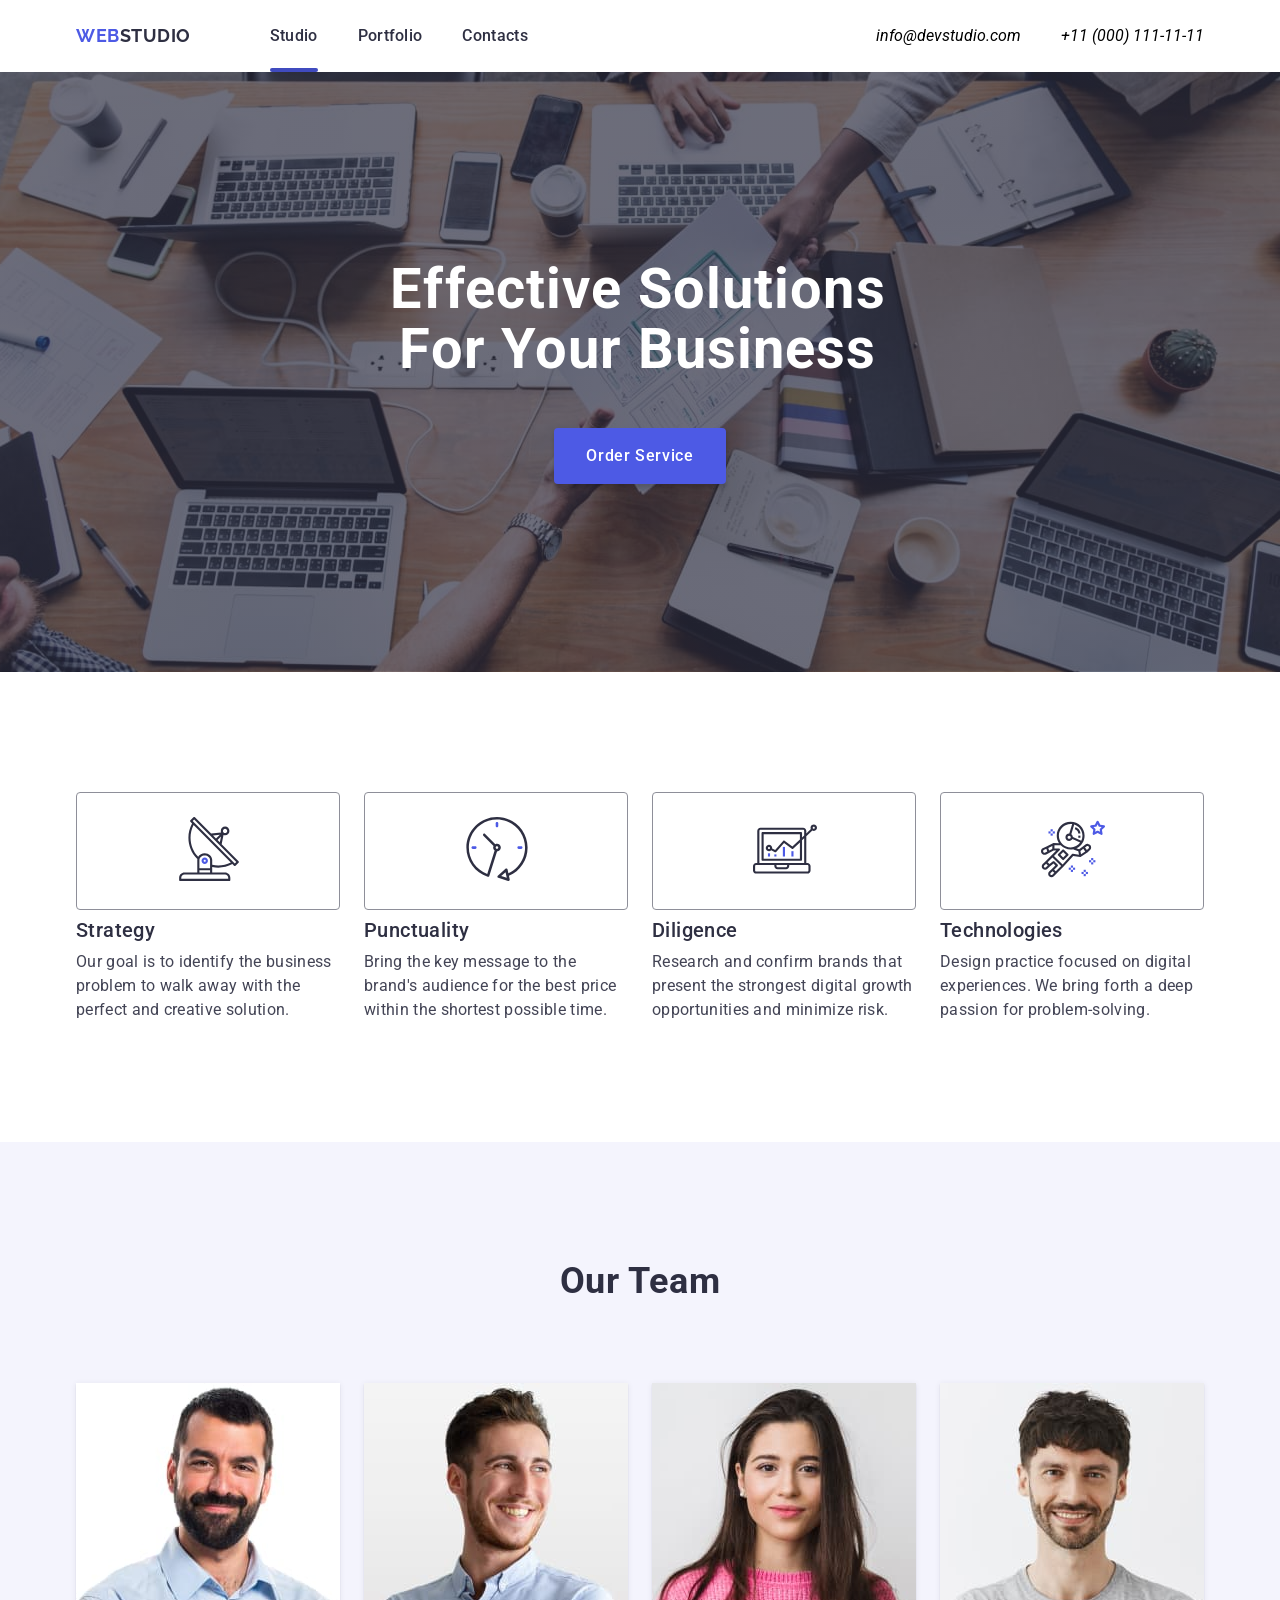
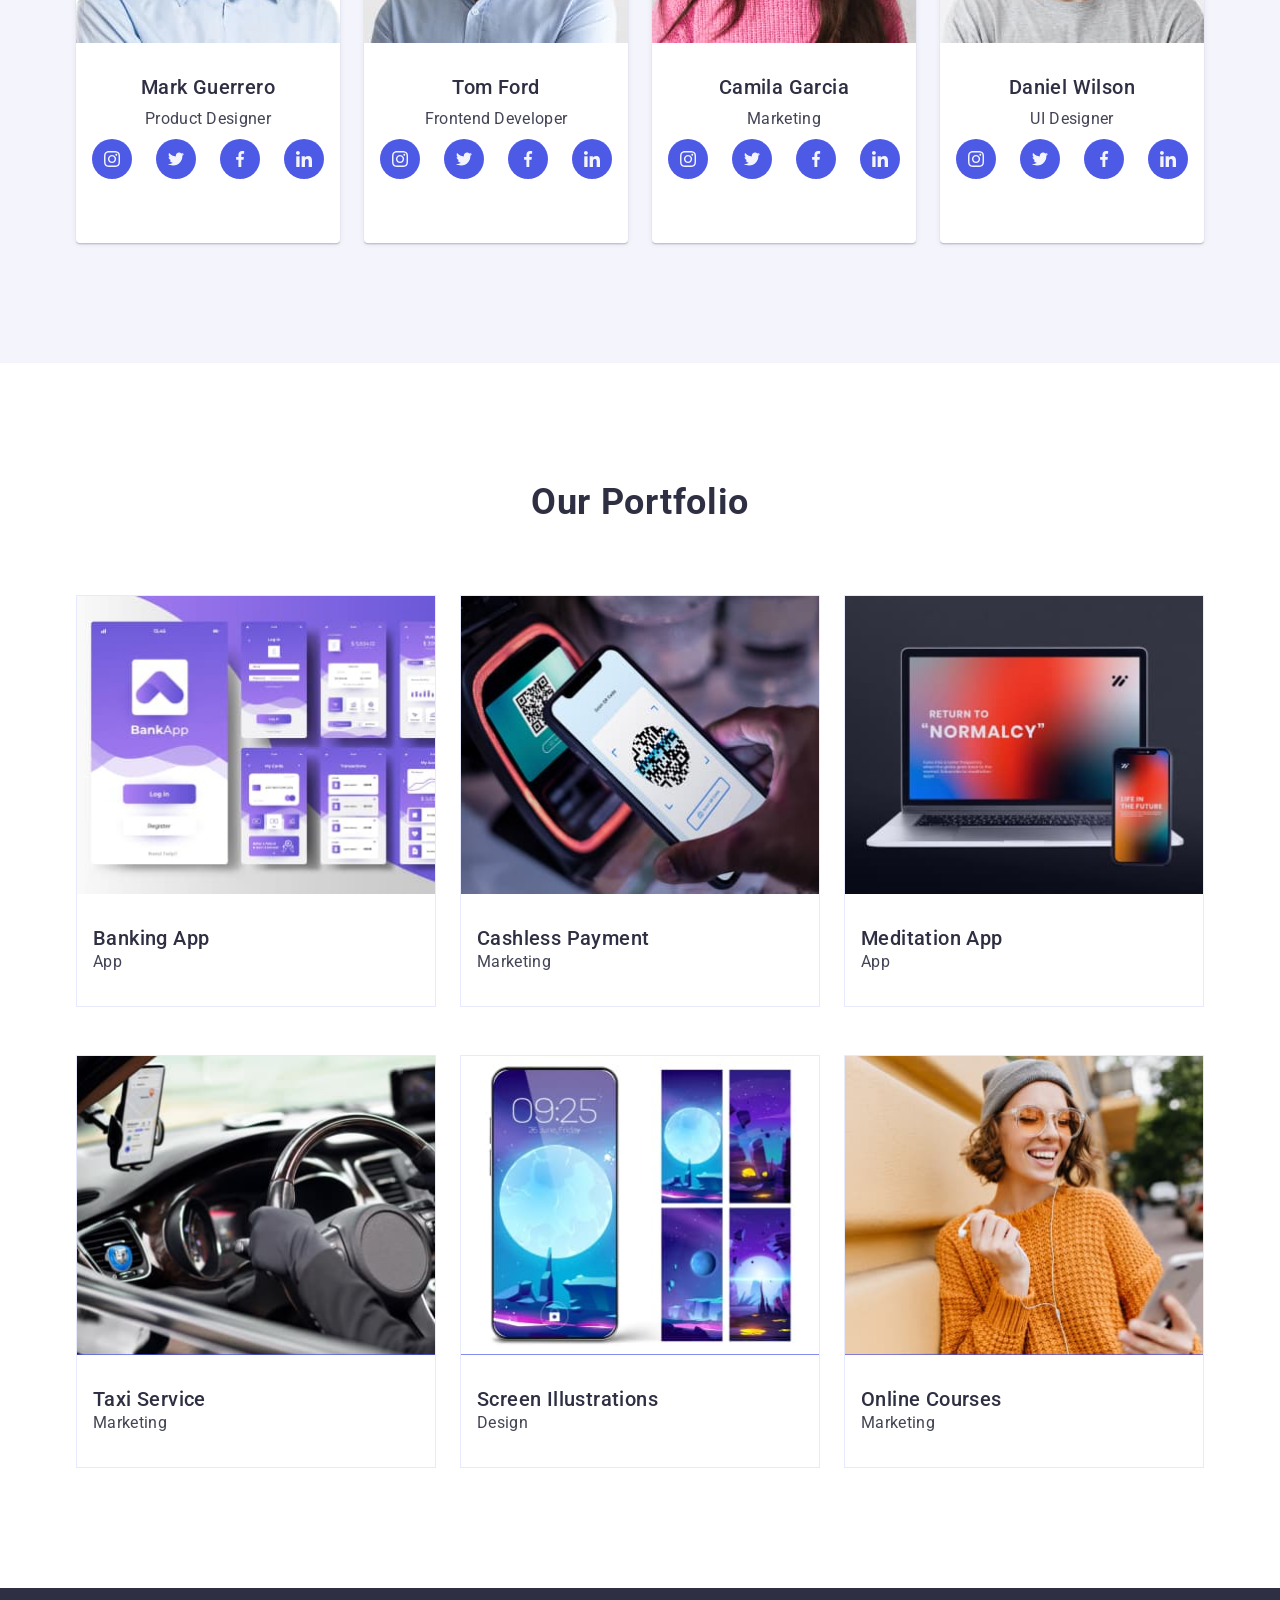
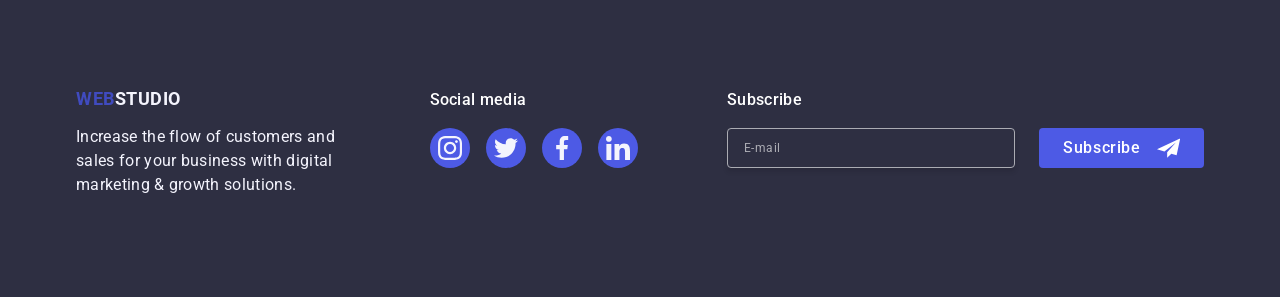
<file: index.html>
<!doctype html>
<html lang="en">
  <head>
    <meta charset="UTF-8" />
    <meta name="viewport" content="width=device-width, initial-scale=1.0" />
    <title>Document</title>
    <!-- Google Fonts links -->
    <link rel="preconnect" href="https://fonts.googleapis.com" />
    <link rel="preconnect" href="https://fonts.gstatic.com" crossorigin />
    <link
      href="https://fonts.googleapis.com/css2?family=Raleway:ital,wght@0,100..900;1,100..900&family=Roboto:ital,wght@0,100;0,300;0,400;0,500;0,700;0,900;1,100;1,300;1,400;1,500;1,700;1,900&display=swap"
      rel="stylesheet"
    />
    <!-- Modern normalize link  -->
    <link
      rel="stylesheet"
      href="https://cdnjs.cloudflare.com/ajax/libs/modern-normalize/3.0.1/modern-normalize.min.css"
    />
    <!-- Own Styles link  -->
    <link rel="stylesheet" href="./style.css" />
  </head>
  <body>
    <header class="page-header">
      <div class="container container-page-header">
        <nav class="page-nav">
          <a class="logo" href="./index.html"
            ><span class="logo-color">Web</span>Studio</a
          >
          <ul class="menu">
            <li class="menu-item">
              <a class="menu-link active" href="#">Studio</a>
            </li>
            <li class="menu-item">
              <a class="menu-link" href="#">Portfolio</a>
            </li>
            <li class="menu-item">
              <a class="menu-link" href="#">Contacts</a>
            </li>
          </ul>
        </nav>
        <button
          type="button"
          class="menu-btn-burger js-open-menu"
          aria-expanded="false"
          aria-label="Open menu"
        >
          <svg width="24" height="24">
            <use href="./images/icons/icons.svg#icon-burger"></use>
          </svg>
        </button>
        <address class="contact-block">
          <ul class="contact-list">
            <li class="contact-list-item">
              <a class="contact-list-link" href="mailto:info@devstudio.com"
                >info@devstudio.com</a
              >
            </li>
            <li class="contact-list-item">
              <a class="contact-list-link" href="tel:+110001111111"
                >+11 (000) 111-11-11</a
              >
            </li>
          </ul>
        </address>
      </div>
    </header>
    <main>
      <!-- ========= Hero Section =========== -->
      <section class="hero">
        <div class="container container-hero">
          <h1 class="main-title">Effective Solutions for Your Business</h1>
          <button
            class="btn-order-service js-open-modal"
            aria-expanded="false"
            type="button"
          >
            Order Service
          </button>
        </div>
      </section>
      <!-- ========= Benefits Section ========== -->
      <section class="benefits">
        <div class="container">
          <h2 class="visually-hidden">Benefits Section</h2>
          <ul class="benefits-list">
            <li class="benefits-list-item">
              <div class="benefits-list-item-icon-wrapper">
                <svg
                  class="benefits-list-item-icon"
                  width="64"
                  height="64"
                  aria-label="icon antenna"
                >
                  <use href="./images/icons/icons.svg#icon-antenna"></use>
                </svg>
              </div>
              <h3 class="benefits-list-title">Strategy</h3>
              <p class="benefits-list-text">
                Our goal is to identify the business problem to walk away with
                the perfect and creative solution.
              </p>
            </li>
            <li class="benefits-list-item">
              <div class="benefits-list-item-icon-wrapper">
                <svg
                  class="benefits-list-item-icon"
                  width="64"
                  height="64"
                  aria-label="icon clock"
                >
                  <use href="./images/icons/icons.svg#icon-clock"></use>
                </svg>
              </div>
              <h3 class="benefits-list-title">Punctuality</h3>
              <p class="benefits-list-text">
                Bring the key message to the brand's audience for the best price
                within the shortest possible time.
              </p>
            </li>
            <li class="benefits-list-item">
              <div class="benefits-list-item-icon-wrapper">
                <svg
                  class="benefits-list-item-icon"
                  width="64"
                  height="64"
                  aria-label="icon diagram"
                >
                  <use href="./images/icons/icons.svg#icon-diagram"></use>
                </svg>
              </div>
              <h3 class="benefits-list-title">Diligence</h3>
              <p class="benefits-list-text">
                Research and confirm brands that present the strongest digital
                growth opportunities and minimize risk.
              </p>
            </li>
            <li class="benefits-list-item">
              <div class="benefits-list-item-icon-wrapper">
                <svg
                  class="benefits-list-item-icon"
                  width="64"
                  height="64"
                  aria-label="icon astronaut"
                >
                  <use href="./images/icons/icons.svg#icon-astronaut"></use>
                </svg>
              </div>
              <h3 class="benefits-list-title">Technologies</h3>
              <p class="benefits-list-text">
                Design practice focused on digital experiences. We bring forth a
                deep passion for problem-solving.
              </p>
            </li>
          </ul>
        </div>
      </section>
      <!-- ======== Our team Section ========== -->
      <section class="our-team">
        <div class="container our-team-container">
          <h2 class="our-team-title">Our Team</h2>
          <ul class="our-team-list">
            <li class="our-team-list-item">
              <img
                class="our-team-list-img"
                src="./images/our-team/mark-guerrero.jpg"
                alt="Mark Guerrero, Product Designer"
                width="264"
                height="260"
              />
              <h3 class="our-team-list-title">Mark Guerrero</h3>
              <p class="our-team-list-text">Product Designer</p>
              <div class="our-team-list-icon-wrapper">
                <a href="#" class="our-team-list-icon">
                  <svg width="16" height="16">
                    <use href="./images/icons/icons.svg#icon-instagram"></use>
                  </svg>
                </a>
                <a href="#" class="our-team-list-icon">
                  <svg width="16" height="16">
                    <use href="./images/icons/icons.svg#icon-twitter"></use>
                  </svg>
                </a>
                <a href="#" class="our-team-list-icon">
                  <svg width="16" height="16">
                    <use href="./images/icons/icons.svg#icon-facebook"></use>
                  </svg>
                </a>
                <a href="#" class="our-team-list-icon">
                  <svg width="16" height="16">
                    <use href="./images/icons/icons.svg#icon-linkedin"></use>
                  </svg>
                </a>
              </div>
            </li>
            <li class="our-team-list-item">
              <img
                class="our-team-list-img"
                src="./images/our-team/tom-ford.jpg"
                alt="Tom Ford, Frontend Developer"
                width="264"
                height="260"
              />
              <h3 class="our-team-list-title">Tom Ford</h3>
              <p class="our-team-list-text">Frontend Developer</p>
              <div class="our-team-list-icon-wrapper">
                <a href="#" class="our-team-list-icon">
                  <svg width="16" height="16">
                    <use href="./images/icons/icons.svg#icon-instagram"></use>
                  </svg>
                </a>
                <a href="#" class="our-team-list-icon">
                  <svg width="16" height="16">
                    <use href="./images/icons/icons.svg#icon-twitter"></use>
                  </svg>
                </a>
                <a href="#" class="our-team-list-icon">
                  <svg width="16" height="16">
                    <use href="./images/icons/icons.svg#icon-facebook"></use>
                  </svg>
                </a>
                <a href="#" class="our-team-list-icon">
                  <svg width="16" height="16">
                    <use href="./images/icons/icons.svg#icon-linkedin"></use>
                  </svg>
                </a>
              </div>
            </li>
            <li class="our-team-list-item">
              <img
                class="our-team-list-img"
                src="./images/our-team/camila-garcia.jpg"
                alt="Camila Garcia, Marketing"
                width="264"
                height="260"
              />
              <h3 class="our-team-list-title">Camila Garcia</h3>
              <p class="our-team-list-text">Marketing</p>
              <div class="our-team-list-icon-wrapper">
                <a href="#" class="our-team-list-icon">
                  <svg width="16" height="16">
                    <use href="./images/icons/icons.svg#icon-instagram"></use>
                  </svg>
                </a>
                <a href="#" class="our-team-list-icon">
                  <svg width="16" height="16">
                    <use href="./images/icons/icons.svg#icon-twitter"></use>
                  </svg>
                </a>
                <a href="#" class="our-team-list-icon">
                  <svg width="16" height="16">
                    <use href="./images/icons/icons.svg#icon-facebook"></use>
                  </svg>
                </a>
                <a href="#" class="our-team-list-icon">
                  <svg width="16" height="16">
                    <use href="./images/icons/icons.svg#icon-linkedin"></use>
                  </svg>
                </a>
              </div>
            </li>
            <li class="our-team-list-item">
              <img
                class="our-team-list-img"
                src="./images/our-team/daniel-wilson.jpg"
                alt="Daniel Wilson, UI Designer"
                width="264"
                height="260"
              />
              <h3 class="our-team-list-title">Daniel Wilson</h3>
              <p class="our-team-list-text">UI Designer</p>
              <div class="our-team-list-icon-wrapper">
                <a href="#" class="our-team-list-icon">
                  <svg width="16" height="16">
                    <use href="./images/icons/icons.svg#icon-instagram"></use>
                  </svg>
                </a>
                <a href="#" class="our-team-list-icon">
                  <svg width="16" height="16">
                    <use href="./images/icons/icons.svg#icon-twitter"></use>
                  </svg>
                </a>
                <a href="#" class="our-team-list-icon">
                  <svg width="16" height="16">
                    <use href="./images/icons/icons.svg#icon-facebook"></use>
                  </svg>
                </a>
                <a href="#" class="our-team-list-icon">
                  <svg width="16" height="16">
                    <use href="./images/icons/icons.svg#icon-linkedin"></use>
                  </svg>
                </a>
              </div>
            </li>
          </ul>
        </div>
      </section>
      <!-- ======= Portfolio Section ======= -->
      <section class="portfolio" id="portfolio">
        <div class="container">
          <h2 class="portfolio-title">Our Portfolio</h2>
          <ul class="portfolio-list">
            <li class="portfolio-list-item">
              <div class="portfoli-list-overlay-wrapper">
                <picture>
                  <source
                    media="(min-width: 1158px)"
                    srcset="
                      ./images/portfolio/desktop/banking-app-desktop1x.jpg  1x,
                      ./images/portfolio/desktop/banking-app-desktop@2x.jpg 2x
                    "
                  />

                  <source
                    media="(min-width: 768px)"
                    srcset="
                      ./images/portfolio/tablet/banking-app-tablet1x.jpg  1x,
                      ./images/portfolio/tablet/banking-app-tablet@2x.jpg 2x
                    "
                  />

                  <source
                    media="(min-width: 320px)"
                    srcset="
                      ./images/portfolio/mobile/banking-app-mobile1x.jpg  1x,
                      ./images/portfolio/mobile/banking-app-mobile@2x.jpg 2x
                    "
                  />
                  <img
                    class="portfolio-list-img"
                    src="./images/portfolio/mobile/banking-app-mobile1x.jpg"
                    alt="Banking App interface"
                    width="360"
                    height="300"
                  />
                </picture>
                <div class="portfoli-list-overlay">
                  <p class="portfoli-list-overlay-text">
                    14 Stylish and User-Friendly App Design Concepts · Task
                    Manager App · Calorie Tracker App · Exotic Fruit Ecommerce
                    App · Cloud Storage App
                  </p>
                </div>
              </div>
              <div class="portfolio-list-wrap">
                <h3 class="portfolio-list-title">Banking App</h3>
                <p class="portfolio-list-text">App</p>
              </div>
            </li>
            <li class="portfolio-list-item">
              <div class="portfoli-list-overlay-wrapper">
                <picture>
                  <source
                    media="(min-width: 1158px)"
                    srcset="
                      ./images/portfolio/desktop/cashless-payment-desktop1x.jpg  1x,
                      ./images/portfolio/desktop/cashless-payment-desktop@2x.jpg 2x
                    "
                  />
                  <source
                    media="(min-width: 768px)"
                    srcset="
                      ./images/portfolio/tablet/cashless-payment-tablet1x.jpg  1x,
                      ./images/portfolio/tablet/cashless-payment-tablet@2x.jpg 2x
                    "
                  />
                  <source
                    media="(min-width: 320px)"
                    srcset="
                      ./images/portfolio/mobile/cashless-payment-mobile1x.jpg  1x,
                      ./images/portfolio/mobile/cashless-payment-mobile@2x.jpg 2x
                    "
                  />
                  <img
                    class="portfolio-list-img"
                    src="./images/portfolio/mobile/cashless-payment-mobile1x.jpg"
                    alt="Cashless payment mobile application interface"
                    width="360"
                    height="300"
                  />
                </picture>
                <div class="portfoli-list-overlay">
                  <p class="portfoli-list-overlay-text">
                    14 Stylish and User-Friendly App Design Concepts · Task
                    Manager App · Calorie Tracker App · Exotic Fruit Ecommerce
                    App · Cloud Storage App
                  </p>
                </div>
              </div>
              <div class="portfolio-list-wrap">
                <h3 class="portfolio-list-title">Cashless Payment</h3>
                <p class="portfolio-list-text">Marketing</p>
              </div>
            </li>
            <li class="portfolio-list-item">
              <div class="portfoli-list-overlay-wrapper">
                <picture>
                  <source
                    media="(min-width: 1158px)"
                    srcset="
                      ./images/portfolio/desktop/meditation-app-desktop1x.jpg  1x,
                      ./images/portfolio/desktop/meditation-app-desktop@2x.jpg 2x
                    "
                  />
                  <source
                    media="(min-width: 768px)"
                    srcset="
                      ./images/portfolio/tablet/meditation-app-tablet1x.jpg  1x,
                      ./images/portfolio/tablet/meditation-app-tablet@2x.jpg 2x
                    "
                  />
                  <source
                    media="(min-width: 320px)"
                    srcset="
                      ./images/portfolio/mobile/meditation-app-mobile1x.jpg  1x,
                      ./images/portfolio/mobile/meditation-app-mobile@2x.jpg 2x
                    "
                  />
                  <img
                    class="portfolio-list-img"
                    src="./images/portfolio/mobile/meditation-app-mobile1x.jpg"
                    alt="Meditation mobile application interface"
                    width="360"
                    height="300"
                  />
                </picture>
                <div class="portfoli-list-overlay">
                  <p class="portfoli-list-overlay-text">
                    14 Stylish and User-Friendly App Design Concepts · Task
                    Manager App · Calorie Tracker App · Exotic Fruit Ecommerce
                    App · Cloud Storage App
                  </p>
                </div>
              </div>
              <div class="portfolio-list-wrap">
                <h3 class="portfolio-list-title">Meditation App</h3>
                <p class="portfolio-list-text">App</p>
              </div>
            </li>
            <li class="portfolio-list-item">
              <div class="portfoli-list-overlay-wrapper">
                <picture>
                  <source
                    media="(min-width: 1158px)"
                    srcset="
                      ./images/portfolio/desktop/taxi-service-desktop1x.jpg  1x,
                      ./images/portfolio/desktop/taxi-service-desktop@2x.jpg 2x
                    "
                  />
                  <source
                    media="(min-width: 768px)"
                    srcset="
                      ./images/portfolio/tablet/taxi-service-tablet1x.jpg  1x,
                      ./images/portfolio/tablet/taxi-service-tablet@2x.jpg 2x
                    "
                  />
                  <source
                    media="(min-width: 320px)"
                    srcset="
                      ./images/portfolio/mobile/taxi-service-mobile1x.jpg  1x,
                      ./images/portfolio/mobile/taxi-service-mobile@2x.jpg 2x
                    "
                  />
                  <img
                    class="portfolio-list-img"
                    src="./images/portfolio/mobile/taxi-service-mobile1x.jpg"
                    alt="Taxi service mobile application interface"
                    width="360"
                    height="300"
                  />
                </picture>
                <div class="portfoli-list-overlay">
                  <p class="portfoli-list-overlay-text">
                    14 Stylish and User-Friendly App Design Concepts · Task
                    Manager App · Calorie Tracker App · Exotic Fruit Ecommerce
                    App · Cloud Storage App
                  </p>
                </div>
              </div>
              <div class="portfolio-list-wrap">
                <h3 class="portfolio-list-title">Taxi Service</h3>
                <p class="portfolio-list-text">Marketing</p>
              </div>
            </li>
            <li class="portfolio-list-item">
              <div class="portfoli-list-overlay-wrapper">
                <picture>
                  <source
                    media="(min-width: 1158px)"
                    srcset="
                      ./images/portfolio/desktop/screen-illustrations-desktop1x.jpg  1x,
                      ./images/portfolio/desktop/screen-illustrations-desktop@2x.jpg 2x
                    "
                  />
                  <source
                    media="(min-width: 768px)"
                    srcset="
                      ./images/portfolio/tablet/screen-illustrations-tablet1x.jpg  1x,
                      ./images/portfolio/tablet/screen-illustrations-tablet@2x.jpg 2x
                    "
                  />
                  <source
                    media="(min-width: 320px)"
                    srcset="
                      ./images/portfolio/mobile/screen-illustrations-mobile1x.jpg  1x,
                      ./images/portfolio/mobile/screen-illustrations-mobile@2x.jpg 2x
                    "
                  />
                  <img
                    class="portfolio-list-img"
                    src="./images/portfolio/mobile/screen-illustrations-mobile1x.jpg"
                    alt="Digital illustrations for mobile app screens"
                    width="360"
                    height="300"
                  />
                </picture>
                <div class="portfoli-list-overlay">
                  <p class="portfoli-list-overlay-text">
                    14 Stylish and User-Friendly App Design Concepts · Task
                    Manager App · Calorie Tracker App · Exotic Fruit Ecommerce
                    App · Cloud Storage App
                  </p>
                </div>
              </div>
              <div class="portfolio-list-wrap">
                <h3 class="portfolio-list-title">Screen Illustrations</h3>
                <p class="portfolio-list-text">Design</p>
              </div>
            </li>
            <li class="portfolio-list-item">
              <div class="portfoli-list-overlay-wrapper">
                <picture>
                  <source
                    media="(min-width: 1158px)"
                    srcset="
                      ./images/portfolio/desktop/online-courses-desktop1x.jpg  1x,
                      ./images/portfolio/desktop/online-courses-desktop@2x.jpg 2x
                    "
                  />
                  <source
                    media="(min-width: 768px)"
                    srcset="
                      ./images/portfolio/tablet/online-courses-tablet1x.jpg  1x,
                      ./images/portfolio/tablet/online-courses-tablet@2x.jpg 2x
                    "
                  />
                  <source
                    media="(min-width: 320px)"
                    srcset="
                      ./images/portfolio/mobile/online-courses-mobile1x.jpg  1x,
                      ./images/portfolio/mobile/online-courses-mobile@2x.jpg 2x
                    "
                  />
                  <img
                    class="portfolio-list-img"
                    src="./images/portfolio/mobile/online-courses-mobile1x.jpg"
                    alt="Online learning platform interface"
                    width="360"
                    height="300"
                  />
                </picture>
                <div class="portfoli-list-overlay">
                  <p class="portfoli-list-overlay-text">
                    14 Stylish and User-Friendly App Design Concepts · Task
                    Manager App · Calorie Tracker App · Exotic Fruit Ecommerce
                    App · Cloud Storage App
                  </p>
                </div>
              </div>
              <div class="portfolio-list-wrap">
                <h3 class="portfolio-list-title">Online Courses</h3>
                <p class="portfolio-list-text">Marketing</p>
              </div>
            </li>
          </ul>
        </div>
      </section>
    </main>
    <footer class="page-footer" id="contacts">
      <div class="container page-footer-container">
        <div>
          <a class="logo-footer" href="./index.html"
            ><span class="accent-color">Web</span>Studio</a
          >
          <p class="footer-text">
            Increase the flow of customers and sales for your business with
            digital marketing & growth solutions.
          </p>
        </div>
        <div>
          <h3 class="page-footer-title">Social media</h3>
          <ul class="footer-social-list">
            <li>
              <a href="#" class="our-team-list-icon">
                <svg width="24" height="24">
                  <use href="./images/icons/icons.svg#icon-instagram"></use>
                </svg>
              </a>
            </li>
            <li>
              <a href="#" class="our-team-list-icon">
                <svg width="24" height="24">
                  <use href="./images/icons/icons.svg#icon-twitter"></use>
                </svg>
              </a>
            </li>
            <li>
              <a href="#" class="our-team-list-icon">
                <svg width="24" height="24">
                  <use href="./images/icons/icons.svg#icon-facebook"></use>
                </svg>
              </a>
            </li>
            <li>
              <a href="#" class="our-team-list-icon">
                <svg width="24" height="24">
                  <use href="./images/icons/icons.svg#icon-linkedin"></use>
                </svg>
              </a>
            </li>
          </ul>
        </div>
        <form class="footer-form">
          <label class="footer-form-label" for="subscribe-email">
            <span class="footer-form-text">Subscribe</span>
            <input
              class="footer-form-input"
              type="email"
              name="subscribe-email"
              id="subscribe-email"
              placeholder="E-mail"
              required
            />
          </label>
          <button class="footer-form-submit-btn">
            Subscribe
            <svg class="footer-form-icon" width="24" height="24">
              <use href="./images/icons/icons.svg#icon-telegram"></use>
            </svg>
          </button>
        </form>
      </div>
    </footer>
    <!-- ======= Backdrop Modal ================ -->
    <div class="backdrop js-menu-modal">
      <div class="modal">
        <button class="modal-close-btn js-close-modal" type="button">
          <svg class="modal-close-icon" width="8" height="8">
            <use href="./images/icons/icons.svg#icon-close"></use>
          </svg>
        </button>
        <p class="modal-text">Leave your contacts and we will call you back</p>
        <form class="modal-form">
          <div class="modal-form-input-wrapper">
            <label class="modal-form-label" for="user-name">Name</label>
            <div class="modal-form-icon-wrapper">
              <input
                class="modal-form-input"
                type="text"
                id="user-name"
                pattern="[a-zA-Zа-яА-ЯіІїЇєЄґҐ']+"
                title="Oleksii"
                required
              />
              <svg class="modal-form-input-icon" width="18" height="24">
                <use href="./images/icons/icons.svg#icon-person"></use>
              </svg>
            </div>
          </div>
          <div class="modal-form-input-wrapper">
            <label class="modal-form-label" for="user-phone">Phone</label>
            <div class="modal-form-icon-wrapper">
              <input
                class="modal-form-input"
                type="tel"
                id="user-phone"
                name="user-phone"
                pattern="[0-9+\-\s]+"
                title="[xxx-xxx-xx-xx]"
                required
              />
              <svg class="modal-form-input-icon" width="18" height="24">
                <use href="./images/icons/icons.svg#icon-phone"></use>
              </svg>
            </div>
          </div>
          <div class="modal-form-input-wrapper">
            <label class="modal-form-label" for="user-email">Email</label>
            <div class="modal-form-icon-wrapper">
              <input
                class="modal-form-input"
                type="email"
                id="user-email"
                name="user-email"
                required
              />
              <svg class="modal-form-input-icon" width="18" height="24">
                <use href="./images/icons/icons.svg#icon-email"></use>
              </svg>
            </div>
          </div>
          <div>
            <label class="modal-form-label" for="user-message">Comment</label>
            <textarea
              class="modal-form-message"
              name="user-message"
              id="user-message"
              placeholder="Text input"
              required
            ></textarea>
          </div>
          <div class="modal-form-checkbox-wrapper">
            <input
              class="modal-form-checkbox-input visually-hidden"
              name="modal-form-checkbox"
              type="checkbox"
              id="modal-form-checkbox"
              value="true"
              required
            />
            <label class="modal-form-checkbox-label" for="modal-form-checkbox">
              <span class="modal-form-own-checkbox">
                <svg class="modal-form-own-checkbox-icon" width="10" height="8">
                  <use href="./images/icons/icons.svg#icon-checkmark"></use>
                </svg>
              </span>
              I accept the terms and conditions of the
              <a class="accent-color modal-form-privacy-policy" href="№"
                >Privacy Policy</a
              >
            </label>
          </div>
          <button class="modal-form-submit-btn" type="submit">Send</button>
        </form>
      </div>
    </div>
    <!-- ======== Mobile Menu =================== -->
    <div class="mobile-menu js-menu-container">
      <div class="mobile-menu-container">
        <button
          class="mobile-menu-btn js-close-menu"
          type="button"
          aria-label="Close menu"
        >
          <svg class="mobile-menu-btn-icon" width="8" height="8">
            <use href="./images/icons/icons.svg#icon-close"></use>
          </svg>
        </button>
        <nav class="mobile-menu-nav">
          <ul class="mobile-menu-list">
            <li class="mobile-menu-list-item">
              <a class="mobile-menu-list-link active" href="./index.html"
                >Studio</a
              >
            </li>
            <li class="mobile-menu-list-item">
              <a class="mobile-menu-list-link" href="#portfolio">Portfolio</a>
            </li>
            <li class="mobile-menu-list-item">
              <a class="mobile-menu-list-link" href="#contacts">Contacts</a>
            </li>
          </ul>
        </nav>
        <address class="mobile-menu-address-container">
          <ul class="mobile-menu-address-list">
            <li class="mobile-menu-address-item">
              <a
                class="mobile-menu-address-link active"
                href="tel:+110001111111"
                >+11 (000) 111-11-11</a
              >
            </li>
            <li class="mobile-menu-address-item">
              <a
                class="mobile-menu-address-link"
                href="mailto:info@devstudio.com"
                >info@devstudio.com</a
              >
            </li>
          </ul>
        </address>
        <div class="mobile-menu-list-icon-wrapper">
          <div class="mobile-menu-list-icon">
            <svg width="24" height="24">
              <use href="./images/icons/icons.svg#icon-instagram"></use>
            </svg>
          </div>
          <div class="mobile-menu-list-icon">
            <svg width="24" height="24">
              <use href="./images/icons/icons.svg#icon-twitter"></use>
            </svg>
          </div>
          <div class="mobile-menu-list-icon">
            <svg width="24" height="24">
              <use href="./images/icons/icons.svg#icon-facebook"></use>
            </svg>
          </div>
          <div class="mobile-menu-list-icon">
            <svg width="24" height="24">
              <use href="./images/icons/icons.svg#icon-linkedin"></use>
            </svg>
          </div>
        </div>
      </div>
    </div>

    <script src="./mobile-menu.js"></script>
    <script src="./modal-menu.js"></script>
  </body>
</html>
</file>
<file: style.css>
/* ======== Common Styles ========= */
.visually-hidden {
  position: absolute;
  width: 1px;
  height: 1px;
  margin: -1px;
  border: 0;
  padding: 0;
  white-space: nowrap;
  clip-path: inset(100%);
  clip: rect(0 0 0 0);
  overflow: hidden;
}

html {
  scroll-behavior: smooth;
}

body {
  background-color: #fff;
  font-family: "Roboto", sans-serif;
}

h1,
h2,
h3,
h4,
h5,
h6,
p {
  margin-top: 0;
  margin-bottom: 0;
}

ul,
ol {
  list-style-type: none;
  padding-left: 0;
  margin-top: 0;
  margin-bottom: 0;
}

a {
  text-decoration: none;
  color: inherit;
}

button {
  cursor: pointer;
}

img {
  display: block;
  max-width: 100%;
  height: auto;
}

.accent-color {
  color: #404bbf;
}

.container {
  max-width: 320px;
  padding-left: 16px;
  padding-right: 16px;
  margin-left: auto;
  margin-right: auto;
}

@media only screen and (min-width: 768px) {
  .container {
    max-width: 768px;
  }
}
@media only screen and (min-width: 1158px) {
  .container {
    max-width: 1158px;
    padding-left: 15px;
    padding-right: 15px;
  }
}

/* ======== /Common Styles ========= */
/* ======== Header Styles ======== */
.menu,
.contact-block {
  display: none;
}

.page-header {
  padding-top: 16px;
  padding-bottom: 16px;
}

.container-page-header {
  display: flex;
  justify-content: space-between;
}

.logo {
  font-family: "Raleway", sans-serif;
  font-weight: 700;
  font-size: 18px;
  line-height: 1.17;
  letter-spacing: 0.03em;
  text-transform: uppercase;
  color: #2e2f42;
}

.logo-color {
  color: #4d5ae5;
}

.menu-btn-burger {
  border: none;
  background-color: transparent;
  padding: 0;
  line-height: 0;
  fill: #2f2f37;
}

@media only screen and (min-width: 768px) {
  .page-nav {
    display: flex;
    justify-content: space-between;
    align-items: center;
    width: 496px;
  }

  .menu-btn-burger {
    display: none;
  }

  .menu,
  .contact-block {
    display: flex;
  }

  .menu {
    display: flex;
    column-gap: 40px;
  }

  .menu-link {
    font-weight: 500;
    font-size: 16px;
    line-height: 1.5;
    letter-spacing: 0.02em;
    color: #2e2f42;

    padding-top: 24px;
    padding-bottom: 24px;
    display: block;
  }

  .menu-link:hover,
  .menu-link:focus {
    color: #404bbf;
  }

  .menu-item {
    position: relative;
  }

  .page-header {
    padding-top: 0;
    padding-bottom: 0;
  }

  .menu-link.active::after {
    position: absolute;
    bottom: 0;
    content: "";
    display: block;
    border-radius: 2px;
    width: 48px;
    height: 4px;
    background-color: #404bbf;
  }

  .contact-list {
    display: flex;
    flex-direction: column;
    justify-content: center;
    row-gap: 12px;
  }
}

@media only screen and (min-width: 1158px) {
  .page-nav {
    width: 452px;
  }

  .contact-list {
    flex-direction: row;
    align-items: center;
    column-gap: 40px;
  }
}
/* ======== /Header Styles ======== */
/* ======== Mobile menu styles ===== */
.mobile-menu {
  position: fixed;
  top: 0;
  left: 0;

  width: 100%;
  height: 100%;
  z-index: 999;
  background-color: #fff;

  transition:
    opacity 250ms linear,
    visibility 250ms linear;
  opacity: 0;
  visibility: hidden;
}

.mobile-menu.is-open {
  opacity: 1;
  visibility: visible;
  transform: translateX(0);
}

.mobile-menu-container {
  display: flex;
  flex-direction: column;
  max-width: 320px;
  height: 100%;
  padding: 72px 24px 40px 16px;
  margin: 0 auto;
}

.mobile-menu-btn {
  position: absolute;
  top: 24px;
  right: 24px;
  padding: 0;
  line-height: 0;
  border: 1px solid #e7e9fc;
  stroke: #2e2f42;
  border-radius: 100%;
  background-color: transparent;
  width: 24px;
  height: 24px;
}

.mobile-menu-nav {
  margin-bottom: auto;
}

.mobile-menu-list-item:not(:last-child) {
  margin-bottom: 40px;
}

.mobile-menu-list-link {
  display: block;
  font-weight: 700;
  font-size: 36px;
  line-height: 1.11111;
  letter-spacing: 0.02em;
  text-transform: capitalize;
  color: #2e2f42;
}

.mobile-menu-list-link.active {
  color: #404bbf;
}

.mobile-menu-address-container {
  margin-bottom: 48px;
}

.mobile-menu-address-list {
  display: flex;
  flex-direction: column;
  gap: 24px;
}

.mobile-menu-address-link {
  font-weight: 500;
  font-size: 20px;
  line-height: 1.2;
  letter-spacing: 0.02em;
  color: #434455;
  font-style: normal;
}

.mobile-menu-address-link.active {
  color: #4d5ae5;
}

.mobile-menu-list-icon-wrapper {
  display: flex;
  gap: 40px;
}

.mobile-menu-list-icon {
  display: flex;
  justify-content: center;
  align-items: center;
  width: 40px;
  height: 40px;
  background-color: #4d5ae5;
  border-radius: 100px;
}

.mobile-menu-list-icon:hover,
.mobile-menu-list-icon:focus {
  background-color: #31d0aa;
}
/* ======== /Mobile menu styles ===== */
/* ======== Hero Section Styles =========== */
.hero {
  background: #2e2f42;
  background-image:
    linear-gradient(rgba(46, 47, 66, 0.7), rgba(46, 47, 66, 0.7)),
    url(./images/hero/hero-bg-mobile.jpg);
  max-width: 320px;
  display: block;
  margin-left: auto;
  margin-right: auto;
  background-size: cover;
  background-position: center;
  background-repeat: no-repeat;
}

@media (min-resolution: 192dpi) {
  .hero {
    background-image:
      linear-gradient(rgba(46, 47, 66, 0.7), rgba(46, 47, 66, 0.7)),
      url(./images/hero/hero-bg-mobile@2x.jpg);
  }
}

.container-hero {
  padding: 72px 52px;
}

.main-title {
  font-weight: 700;
  font-size: 36px;
  line-height: 1.11;
  letter-spacing: 0.02em;
  text-transform: capitalize;
  text-align: center;
  color: #fff;

  max-width: 216px;
  margin-bottom: 72px;
}

.btn-order-service {
  font-weight: 500;
  font-size: 16px;
  line-height: 1.5;
  letter-spacing: 0.04em;
  color: #fff;
  border-radius: 4px;
  padding-left: 32px;
  padding-right: 32px;
  height: 56px;
  box-shadow: 0 4px 4px 0 rgba(0, 0, 0, 0.15);
  background: #4d5ae5;
  border: none;
  margin-left: auto;
  margin-right: auto;
  display: block;
}

.btn-order-service:hover,
.btn-order-service:focus {
  box-shadow: 0 4px 4px 0 rgba(0, 0, 0, 0.15);
  background: #404bbf;
}

@media only screen and (min-width: 768px) {
  .hero {
    background-image:
      linear-gradient(rgba(46, 47, 66, 0.7), rgba(46, 47, 66, 0.7)),
      url(./images/hero/hero-bg-tablet.jpg);
    max-width: 768px;
  }

  @media (min-resolution: 192dpi) {
    .hero {
      background-image:
        linear-gradient(rgba(46, 47, 66, 0.7), rgba(46, 47, 66, 0.7)),
        url(./images/hero/hero-bg-tablet@2x.jpg);
    }
  }

  .container-hero {
    padding: 112px 136px;
  }

  .main-title {
    font-size: 56px;
    line-height: 1.07;
    max-width: 496px;
    margin-bottom: 36px;
  }
}

@media only screen and (min-width: 1158px) {
  .hero {
    background-image:
      linear-gradient(rgba(46, 47, 66, 0.7), rgba(46, 47, 66, 0.7)),
      url(./images/hero/hero-bg-desktop.jpg);
    max-width: 1440px;
  }

  @media (min-resolution: 192dpi) {
    .hero {
      background-image:
        linear-gradient(rgba(46, 47, 66, 0.7), rgba(46, 47, 66, 0.7)),
        url(./images/hero/hero-bg-desktop@2x.jpg);
    }
  }

  .container-hero {
    padding: 188px 329px;
  }

  .main-title {
    margin-bottom: 48px;
  }
}

/* ======== /Hero Section Styles =========== */
/* ======== Benefits Section Styles ======== */
.benefits {
  padding-top: 96px;
  padding-bottom: 96px;
}

.benefits-list {
  display: flex;
  flex-direction: column;
  gap: 72px;
}

.benefits-list-item {
  width: 100%;
}

.benefits-list-item-icon-wrapper {
  display: none;
}

.benefits-list-title {
  font-weight: 700;
  font-size: 36px;
  line-height: 1.11;
  letter-spacing: 0.02em;
  text-transform: capitalize;
  color: #2e2f42;
  text-align: center;
  margin-bottom: 8px;
}

.benefits-list-text {
  font-weight: 500;
  font-size: 16px;
  line-height: 1.5;
  letter-spacing: 0.02em;
  color: #434455;
}

@media only screen and (min-width: 768px) {
  .benefits-list {
    flex-direction: row;
    flex-wrap: wrap;
    row-gap: 72px;
    column-gap: 24px;
  }

  .benefits-list-item {
    width: calc((100% - 24px) / 2);
  }

  .benefits-list-title {
    text-align: start;
  }
}

@media only screen and (min-width: 1158px) {
  .benefits {
    padding-top: 120px;
    padding-bottom: 120px;
  }

  .benefits-list {
    flex-wrap: nowrap;
  }

  .benefits-list-item {
    width: calc((100% - 3 * 24px) / 4);
  }

  .benefits-list-item-icon-wrapper {
    display: block;
    max-width: 264px;
    padding: 24px 100px;
    border: 1px solid #8e8f99;
    border-radius: 4px;
    margin-bottom: 8px;
  }

  .benefits-list-title {
    font-weight: 500;
    font-size: 20px;
    line-height: 1.2;
    text-align: start;
    margin-bottom: 8px;
  }

  .benefits-list-text {
    font-weight: 400;
  }
}

/* ======== /Benefits Section Styles ======== */
/* ======== Our team Section Styles ======== */
.our-team {
  padding-top: 96px;
  padding-bottom: 96px;
  background-color: #f4f4fd;
}

.our-team-title {
  font-weight: 700;
  font-size: 36px;
  line-height: 1.11;
  letter-spacing: 0.02em;
  text-transform: capitalize;
  text-align: center;
  color: #2e2f42;

  margin-bottom: 72px;
}

.our-team-list {
  display: flex;
  flex-direction: column;
  row-gap: 72px;
}

.our-team-list-item {
  max-width: 264px;
  border-radius: 0 0 4px 4px;
  box-shadow:
    0 2px 1px 0 rgba(46, 47, 66, 0.08),
    0 1px 1px 0 rgba(46, 47, 66, 0.16),
    0 1px 6px 0 rgba(46, 47, 66, 0.08);
  background-color: #fff;
  margin-left: auto;
  margin-right: auto;
  padding-bottom: 32px;
}

.our-team-list-img {
  margin-bottom: 32px;
}

.our-team-list-title {
  font-weight: 500;
  font-size: 20px;
  line-height: 1.2;
  letter-spacing: 0.02em;
  text-align: center;
  color: #2e2f42;

  margin-bottom: 8px;
}

.our-team-list-text {
  font-size: 16px;
  line-height: 1.5;
  letter-spacing: 0.02em;
  text-align: center;
  color: #434455;

  margin-bottom: 8px;
}

.our-team-list-icon-wrapper {
  display: flex;
  gap: 24px;
  justify-content: space-between;
  padding-left: 16px;
  padding-right: 16px;
  margin-bottom: 32px;
}

.our-team-list-icon {
  display: flex;
  justify-content: center;
  align-items: center;
  width: 40px;
  height: 40px;
  background-color: #4d5ae5;
  fill: #f4f4fd;
  border-radius: 50%;
  transition: background-color 250ms cubic-bezier(0.4, 0, 0.2, 1);
}

.our-team-list-icon:hover,
.our-team-list-icon:focus {
  background-color: #31d0aa;
}

@media only screen and (min-width: 768px) {
  .our-team-container {
    padding-left: 108px;
    padding-right: 108px;
  }
  .our-team-title {
    margin-bottom: 81px;
  }

  .our-team-list {
    flex-direction: row;
    flex-wrap: wrap;
    row-gap: 64px;
    column-gap: 24px;
  }

  .our-team-list-item {
    max-width: calc((100% - 24px) / 2);
  }
}

@media only screen and (min-width: 1158px) {
  .our-team-container {
    padding-left: 15px;
    padding-right: 15px;
  }
  .our-team {
    padding-top: 120px;
    padding-bottom: 120px;
  }

  .our-team-list {
    flex-wrap: nowrap;
    column-gap: 24px;
  }

  .our-team-list-item {
    max-width: calc((100% - 3 * 24px) / 4);
  }
}
/* ======== /Our team Section Styles ======== */
/* ======== Portfolio Section Styles ======== */
.portfolio {
  padding-top: 96px;
  padding-bottom: 96px;
}

.portfolio-title {
  font-weight: 700;
  font-size: 36px;
  line-height: 1.11;
  letter-spacing: 0.02em;
  text-transform: capitalize;
  text-align: center;
  color: #2e2f42;

  margin-bottom: 72px;
}

.portfolio-list {
  display: flex;
  flex-direction: column;
  flex-wrap: wrap;
  row-gap: 48px;
}

.portfolio-list-item {
  width: 100%;
  border: 1px solid #e7e9fc;
  background-color: #fff;
}

.portfoli-list-overlay-wrapper {
  position: relative;
  overflow: hidden;
}

.portfolio-list-img {
  width: 100%;
  height: auto;
}

.portfoli-list-overlay {
  position: absolute;
  width: 100%;
  height: 100%;
  top: 0;
  left: 0;
  background-color: #4d5ae5;
  padding-top: 40px;
  padding-left: 32px;
  padding-right: 32px;
  transform: translateY(100%);
  transition: transform 250ms cubic-bezier(0.4, 0, 0.2, 1);
}

.portfolio-list-item:hover .portfoli-list-overlay,
.portfolio-list-item:focus-within .portfoli-list-overlay {
  transform: translateY(0);
}

.portfoli-list-overlay-text {
  font-size: 16px;
  line-height: 1.5;
  letter-spacing: 0.02em;
  color: #f4f4fd;
}

.portfolio-list-wrap {
  padding-top: 32px;
  padding-bottom: 32px;
  padding-left: 16px;
}

.portfolio-list-title {
  font-weight: 500;
  font-size: 20px;
  line-height: 1.2;
  letter-spacing: 0.02em;
  color: #2e2f42;
}

.portfolio-list-text {
  font-size: 16px;
  line-height: 1.5;
  letter-spacing: 0.02em;
  color: #434455;
}

@media only screen and (min-width: 768px) {
  .portfolio-list {
    flex-direction: row;
    row-gap: 72px;
    column-gap: 24px;
  }

  .portfolio-list-item {
    width: calc((100% - 24px) / 2);
  }

  .portfolio-list-img {
    width: 100%;
    height: auto;
  }
}

@media only screen and (min-width: 1158px) {
  .portfolio {
    padding-top: 120px;
    padding-bottom: 120px;
  }

  .portfolio-list {
    row-gap: 48px;
  }

  .portfolio-list-item {
    width: calc((100% - 2 * 24px) / 3);
  }

  .portfolio-list-img {
    width: 100%;
    height: auto;
  }
}

/* ======== /Portfolio Section Styles ======== */
/* ======== Footer Styles ==================== */
.page-footer {
  background-color: #2e2f42;
  padding-top: 96px;
  padding-bottom: 96px;
}

.page-footer-container {
  display: flex;
  flex-direction: column;
  row-gap: 72px;
}

.logo-footer {
  font-weight: 700;
  font-size: 18px;
  line-height: 1.17;
  letter-spacing: 0.03em;
  text-transform: uppercase;
  color: #f4f4fd;

  margin-bottom: 16px;
  text-align: center;
  display: block;
}

.footer-text {
  font-size: 16px;
  line-height: 1.5;
  letter-spacing: 0.02em;
  color: #f4f4fd;

  max-width: 288px;
}

.page-footer-title {
  font-weight: 500;
  font-size: 16px;
  line-height: 1.5;
  letter-spacing: 0.02em;
  color: #fff;
  margin-bottom: 16px;
  text-align: center;
}

.footer-social-list {
  display: flex;
  gap: 16px;

  width: 208px;
  padding: 0;
  margin-left: auto;
  margin-right: auto;
  margin-bottom: 0;
}

.footer-form {
  display: flex;
  flex-direction: column;
  gap: 16px;
}

.footer-form-text {
  display: block;
  margin-bottom: 16px;
  font-weight: 500;
  font-size: 16px;
  line-height: 1.5;
  letter-spacing: 0.02em;
  color: #fff;
  text-align: center;
}

.footer-form-input {
  border: 1px solid #fff;
  border-radius: 4px;
  width: 288px;
  height: 40px;
  box-shadow: 0 4px 4px 0 rgba(0, 0, 0, 0.15);
  background-color: transparent;
  padding-left: 16px;

  font-size: 12px;
  line-height: 2;
  letter-spacing: 0.04em;
  color: #fff;
  opacity: 0.6;
}

.footer-form-input::placeholder {
  color: #fff;
}

.footer-form-submit-btn {
  display: flex;
  align-items: center;
  column-gap: 16px;
  width: 165px;
  height: 40px;
  background-color: #4d5ae5;
  border-radius: 4px;
  border: none;
  padding-left: 24px;
  padding-right: 24px;
  font-weight: 500;
  font-size: 16px;
  line-height: 1.5;
  letter-spacing: 0.04em;
  text-align: center;
  color: #fff;
  margin-left: auto;
  margin-right: auto;

  transition: background-color 250ms cubic-bezier(0.4, 0, 0.2, 1);
}

.footer-form-submit-btn:hover,
.footer-form-submit-btn:focus {
  background-color: #404bbf;
}

.footer-form-icon {
  fill: #fff;
}

@media only screen and (min-width: 768px) {
  .page-footer-container {
    display: flex;
    flex-direction: row;
    flex-wrap: wrap;
    column-gap: 24px;
    row-gap: 72px;
    width: 500px;
    padding: 0;
  }

  .logo-footer {
    text-align: start;
  }

  .footer-text {
    max-width: 264px;
  }

  .page-footer-title {
    text-align: start;
  }

  .footer-form {
    flex-direction: row;
    gap: 24px;
  }

  .footer-form-text {
    text-align: start;
  }

  .footer-form-submit-btn {
    align-self: self-end;
  }
}

@media only screen and (min-width: 1158px) {
  .page-footer {
    padding-top: 100px;
    padding-bottom: 100px;
  }
  .page-footer-container {
    flex-wrap: nowrap;
    justify-content: space-between;
    padding-right: 15px;
    padding-left: 15px;
    width: 100%;
  }

  .footer-form-submit-btn {
    align-self: auto;
    margin-top: 40px;
  }
}

/* ======== /Footer Styles ==================== */
/* ========= Backdrop Modal Styles ============ */
.backdrop {
  position: fixed;
  top: 0;
  left: 0;
  width: 100%;
  height: 100%;
  background-color: rgba(46, 47, 66, 0.4);
  display: flex;
  justify-content: center;
  align-items: center;
  opacity: 0;
  visibility: hidden;
  transition:
    opacity 250ms cubic-bezier(0.4, 0, 0.2, 1),
    visibility 250ms cubic-bezier(0.4, 0, 0.2, 1);
}

.backdrop.is-open {
  opacity: 1;
  visibility: visible;
}

.modal {
  position: relative;
  width: 288px;
  background-color: #fcfcfc;
  box-shadow:
    0 1px 1px 0 rgba(0, 0, 0, 0.14),
    0 1px 3px 0 rgba(0, 0, 0, 0.12),
    0 2px 1px 0 rgba(0, 0, 0, 0.2);
  border-radius: 4px;
  padding: 24px 16px;
}

.modal-close-btn {
  position: absolute;
  top: 24px;
  right: 24px;
  display: flex;
  justify-content: center;
  align-items: center;
  width: 24px;
  height: 24px;
  background-color: #e7e9fc;
  fill: #2e2f42;
  border-radius: 100%;
  border: 1px solid rgba(0, 0, 0, 0.1);
  padding: 0;
  margin: 0;
  transition:
    fill 250ms cubic-bezier(0.4, 0, 0.2, 1),
    background-color 250ms cubic-bezier(0.4, 0, 0.2, 1),
    border-color 250ms cubic-bezier(0.4, 0, 0.2, 1);
}

.modal-close-btn:hover,
.modal-close-btn:focus {
  fill: #fff;
  background-color: #404bbf;
  border-color: #404bbf;
}

.modal-text {
  margin-top: 48px;
  margin-bottom: 16px;
  font-weight: 500;
  font-size: 16px;
  line-height: 1.5;
  letter-spacing: 0.02em;
  text-align: center;
  color: #2e2f42;
}

.modal-form-label {
  display: block;
  font-size: 12px;
  line-height: 1.17;
  letter-spacing: 0.04em;
  color: #8e8f99;
  margin-bottom: 4px;
}

.modal-form-input {
  width: 100%;
  height: 40px;
  border: 1px solid rgba(46, 47, 66, 0.4);
  border-radius: 4px;
  padding-left: 34px;
  fill: #2e2f42;
}

.modal-form-input:focus {
  border: 1px solid #4d5ae5;
  outline: none;
}

.modal-form-input:focus + .modal-form-input-icon {
  fill: #4d5ae5;
}

.modal-form-icon-wrapper {
  position: relative;
  margin-bottom: 8px;
}

.modal-form-input-icon {
  position: absolute;
  top: 50%;
  transform: translateY(-50%);
  left: 16px;
}

.modal-form-message {
  border: 1px solid rgba(46, 47, 66, 0.4);
  border-radius: 4px;
  width: 100%;
  height: 120px;
  resize: none;
  padding: 8px 16px;
  font-size: 12px;
  line-height: 1.17;
  letter-spacing: 0.04em;
  margin-bottom: 16px;
}

.modal-form-message::placeholder {
  color: rgba(46, 47, 66, 0.4);
}

.modal-form-message:focus {
  border-color: #4d5ae5;
  outline: none;
}

.modal-form-checkbox-wrapper {
  margin-bottom: 24px;
}

.modal-form-own-checkbox {
  display: inline-flex;
  justify-content: center;
  align-items: center;
  width: 16px;
  height: 16px;
  border-radius: 2px;
  border: 1px solid rgba(46, 47, 66, 0.4);
  fill: none;
}

.modal-form-checkbox-input:checked
  + .modal-form-checkbox-label
  .modal-form-own-checkbox {
  background-color: #404bbf;
  border-color: #404bbf;
  fill: #f4f4fd;
}

.modal-form-checkbox-label {
  font-size: 12px;
  line-height: 1.17;
  letter-spacing: 0.04em;
  color: #8e8f99;
}

.modal-form-privacy-policy {
  text-decoration: underline;
}

.modal-form-submit-btn {
  display: block;
  margin-left: auto;
  margin-right: auto;
  background-color: #4d5ae5;
  box-shadow: 0 4px 4px 0 rgba(0, 0, 0, 0.15);
  border-radius: 4px;
  border: none;
  height: 56px;
  padding-left: 32px;
  padding-right: 32px;
  font-weight: 500;
  font-size: 16px;
  line-height: 1.5;
  letter-spacing: 0.04em;
  text-align: center;
  color: #fff;
  min-width: 169px;
}

@media only screen and (min-width: 768px) {
  .modal {
    width: 408px;
    padding: 24px;
  }
}

/* ========= /Backdrop Modal Styles ============ */

/* ========= PORTFOLIO  ======================= */

.main-portfolio {
  background-color: var(--white-bg-color);
}

/* button-portfolio */

.button-portfolio {
  margin-bottom: 50px;
  display: flex;
  justify-content: center;
}

.button-portfolio__filter {
  margin-right: 8px;
  font-family: inherit;

  line-height: 1.63;
  text-align: center;
  letter-spacing: 0.03em;
}

.button-portfolio__filter:last-child {
  margin-right: 0px;
}

.list-button {
  padding: 6px 22px;
  border-radius: 4px;
  text-align: center;
  background-color: #f5f4fa;
  border: 2px solid #f5f4fa;

  font-weight: 500;
  font-size: 16px;
  color: var(--title-text-color);

  transition:
    color 250ms cubic-bezier(0.4, 0, 0.2, 1),
    background-color 250ms cubic-bezier(0.4, 0, 0.2, 1),
    border-color 250ms cubic-bezier(0.4, 0, 0.2, 1),
    box-shadow 250ms cubic-bezier(0.4, 0, 0.2, 1);
}

.list-button:hover,
.list-button:focus {
  background-color: var(--accent-color);
  color: #ffffff;
  border-color: var(--accent-color);
  border-radius: 4px;
  cursor: pointer;
  box-shadow:
    0px 3px 1px rgba(0, 0, 0, 0.1),
    0px 1px 2px rgba(0, 0, 0, 0.08),
    0px 2px 2px rgba(0, 0, 0, 0.12);
}

.activ {
  background: var(--accent-color);
  border: 2px solid var(--accent-color);
  color: #ffffff;
  padding: 6px 25px;
  box-shadow:
    0px 3px 1px rgba(0, 0, 0, 0.1),
    0px 1px 2px rgba(0, 0, 0, 0.08),
    0px 2px 2px rgba(0, 0, 0, 0.12);
}

/* проекты */

.portfolio-img {
  position: relative;
  width: 370px;

  /* width: 100%;   */
  height: 294px;
  overflow: hidden;
}

.portfolio-img__box {
  position: absolute;
  top: 0;

  width: 100%;

  height: 294px;

  transform: translateY(+100%);

  transition: transform 250ms cubic-bezier(0.4, 0, 0.2, 1);
}

.list-projects__item:hover .portfolio-img__box {
  transform: translateY(0%);
}

.portfolio-card:focus .portfolio-img__box {
  transform: translateY(0%);
}

.portfolio-img__info {
  margin: 0;
  font-size: 18px;
  line-height: 1.56;
  letter-spacing: 0.03em;

  width: 100%;
  height: 294px;
  padding: 63px 24px;
  color: #ffffff;

  background-color: rgba(33, 150, 243, 0.9);
}

.list-projects {
  display: flex;
  flex-wrap: wrap;
  /* gap: 30px; */
}

.list-projects__item {
  margin-right: 30px;
  margin-bottom: 30px;
  width: calc((100% / 3) - (60px / 3));
  /* width: 370px; */

  background: #ffffff;
  border: 1px solid #eeeeee;

  /* transition: box-shadow 250ms cubic-bezier(0.4, 0, 0.2, 1); */
}

.list-projects__item:hover {
  box-shadow:
    0px 1px 1px rgba(0, 0, 0, 0.12),
    0px 4px 4px rgba(0, 0, 0, 0.06),
    1px 4px 6px rgba(0, 0, 0, 0.16);
}

.list-projects__item:nth-child(3n) {
  margin-right: 0px;
}

.list-projects__item:nth-last-child(-n + 3) {
  margin-bottom: 0px;
}

.portfolio-box {
  width: 300px;
  padding: 20px 24px;
}

.portfolio-box__title {
  color: var(--title-text-color);
  margin-top: 0px;
  margin-bottom: 4px;

  font-weight: 700;
  font-size: 18px;
  line-height: 2;
  letter-spacing: 0.06em;
}

.portfolio-card {
  text-decoration: none;
}

.portfolio-box__text {
  margin-top: 0px;
  margin-bottom: 0px;

  color: var(--primery-text-color);

  font-size: 16px;
  line-height: 1.88;
  letter-spacing: 0.03em;
}

.logo__footer {
  color: #ffffff;
}
</file>
